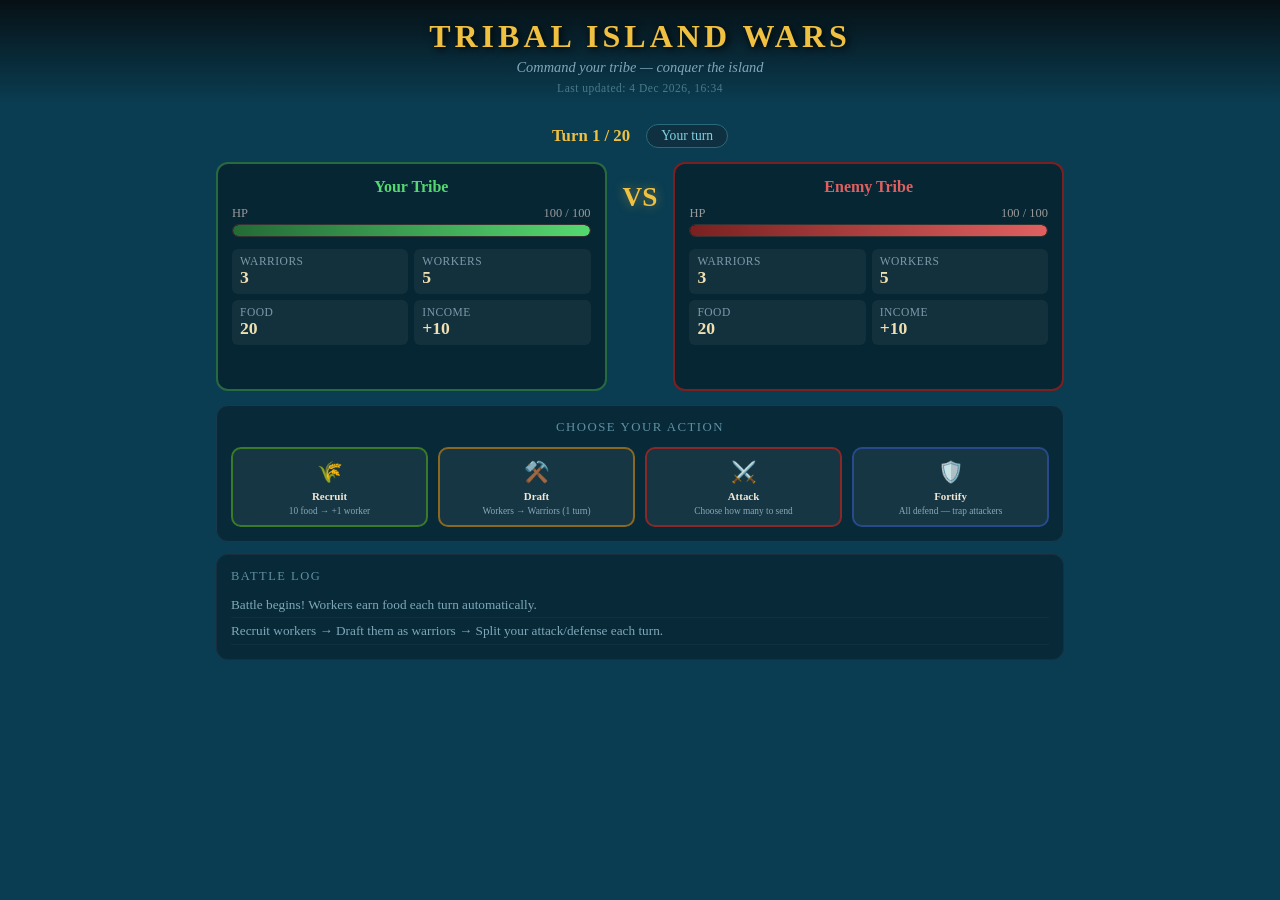
<file: index.html>
<!DOCTYPE html>
<html lang="en">
<head>
<meta charset="UTF-8">
<meta name="viewport" content="width=device-width, initial-scale=1.0">
<title>Tribal Island Wars</title>
<style>
* { box-sizing: border-box; margin: 0; padding: 0; }
body { font-family: 'Georgia', serif; background: #0a3d52; color: #f0e6d3; min-height: 100vh; display: flex; flex-direction: column; align-items: center; }
header { text-align: center; padding: 18px 20px 10px; width: 100%; background: linear-gradient(180deg, #061015 0%, transparent 100%); }
h1 { font-size: 2em; color: #f0c040; text-shadow: 2px 2px 8px #000; letter-spacing: 4px; }
.subtitle { color: #80a8b8; font-style: italic; font-size: 0.9em; margin-top: 4px; }
.last-updated { font-size: 0.72em; color: #4a7a8a; margin-top: 6px; letter-spacing: 0.5px; }
.game-container { width: 100%; max-width: 880px; padding: 10px 16px 24px; }

.turn-bar { display: flex; justify-content: center; align-items: center; gap: 16px; margin: 10px 0 14px; }
.turn-label { font-size: 1.05em; color: #f0c040; font-weight: bold; }
.phase-pill { background: #0f3040; border: 1px solid #2a6a7a; border-radius: 20px; padding: 3px 14px; font-size: 0.85em; color: #80d0e0; }

.tribes-panel { display: grid; grid-template-columns: 1fr auto 1fr; gap: 12px; margin-bottom: 14px; align-items: start; }
.tribe-card { background: rgba(0,0,0,0.38); border-radius: 12px; padding: 14px; border: 2px solid transparent; }
.tribe-card.player { border-color: #286a40; }
.tribe-card.enemy  { border-color: #7a2020; }
.tribe-name { font-size: 1em; font-weight: bold; text-align: center; margin-bottom: 10px; }
.tribe-card.player .tribe-name { color: #55d870; }
.tribe-card.enemy  .tribe-name { color: #e06060; }

.hp-row { display: flex; justify-content: space-between; font-size: 0.78em; color: #999; margin-bottom: 3px; }
.hp-bar { height: 13px; background: #111; border-radius: 7px; overflow: hidden; border: 1px solid #333; margin-bottom: 12px; }
.hp-fill { height: 100%; border-radius: 7px; transition: width 0.4s ease; }
.player .hp-fill      { background: linear-gradient(90deg, #246a36, #55d870); }
.player .hp-fill.low  { background: linear-gradient(90deg, #7a6000, #d0b000); }
.player .hp-fill.crit { background: linear-gradient(90deg, #7a2000, #d04000); }
.enemy  .hp-fill      { background: linear-gradient(90deg, #7a2020, #e06060); }
.enemy  .hp-fill.low  { background: linear-gradient(90deg, #7a6000, #d0b000); }
.enemy  .hp-fill.crit { background: linear-gradient(90deg, #7a2000, #d04000); }

.stats-grid { display: grid; grid-template-columns: 1fr 1fr; gap: 6px; }
.stat { background: rgba(255,255,255,0.05); border-radius: 6px; padding: 6px 8px; }
.stat-label { font-size: 0.72em; color: #7a9aaa; text-transform: uppercase; letter-spacing: 0.5px; }
.stat-value { font-size: 1.1em; font-weight: bold; color: #f0e0b0; }

.badges { margin-top: 8px; min-height: 22px; display: flex; gap: 6px; flex-wrap: wrap; }
.badge { border-radius: 4px; padding: 2px 8px; font-size: 0.74em; border: 1px solid; }
.badge.training  { background: #101820; color: #c8d850; border-color: #505810; }
.badge.fortified { background: #101830; color: #6080e0; border-color: #2040a0; }
.badge.attacking { background: #200808; color: #e06060; border-color: #601010; }
.badge.wounded   { background: #201008; color: #e08040; border-color: #804020; }

.vs-col { display: flex; align-items: center; justify-content: center; padding: 20px 4px; font-size: 1.7em; font-weight: bold; color: #f0c040; text-shadow: 0 0 12px #f0c04070; }

.action-panel { background: rgba(0,0,0,0.32); border-radius: 12px; padding: 14px; margin-bottom: 12px; border: 1px solid #1a3a4a; }
.action-title { text-align: center; font-size: 0.8em; color: #6090a0; text-transform: uppercase; letter-spacing: 1.5px; margin-bottom: 12px; }
.action-buttons { display: grid; grid-template-columns: repeat(4, 1fr); gap: 10px; }
.action-btn { background: rgba(255,255,255,0.06); border: 2px solid rgba(255,255,255,0.12); border-radius: 10px; padding: 10px 6px 8px; cursor: pointer; color: #f0e6d3; font-family: inherit; text-align: center; transition: background 0.15s, transform 0.15s; line-height: 1.3; }
.action-btn:hover:not(:disabled) { transform: translateY(-2px); background: rgba(255,255,255,0.13); }
.action-btn:disabled { opacity: 0.38; cursor: not-allowed; }
.btn-icon { font-size: 1.55em; display: block; margin-bottom: 3px; }
.btn-name { font-size: 0.82em; font-weight: bold; display: block; }
.btn-cost { font-size: 0.7em; color: #8aa8b8; display: block; margin-top: 2px; }
.action-btn.recruit { border-color: #3a7a28; }
.action-btn.recruit:hover:not(:disabled) { background: rgba(58,122,40,0.22); }
.action-btn.draft   { border-color: #8a6820; }
.action-btn.draft:hover:not(:disabled)   { background: rgba(138,104,32,0.22); }
.action-btn.attack  { border-color: #8a2828; }
.action-btn.attack:hover:not(:disabled)  { background: rgba(138,40,40,0.22); }
.action-btn.fortify { border-color: #284a8a; }
.action-btn.fortify:hover:not(:disabled) { background: rgba(40,74,138,0.22); }

/* Sub-panels */
.sub-panel { background: rgba(0,0,0,0.5); border: 1px solid #2a4a5a; border-radius: 10px; padding: 12px 14px; margin-top: 12px; }
.sub-title { font-size: 0.82em; color: #90b8c8; text-align: center; margin-bottom: 10px; }
.stepper-row { display: flex; align-items: center; justify-content: center; gap: 14px; margin-bottom: 8px; }
.step-btn { background: rgba(255,255,255,0.1); border: 1px solid rgba(255,255,255,0.25); border-radius: 6px; width: 34px; height: 34px; font-size: 1.3em; cursor: pointer; color: #f0e6d3; font-family: inherit; line-height: 1; }
.step-btn:hover:not(:disabled) { background: rgba(255,255,255,0.2); }
.step-btn:disabled { opacity: 0.3; cursor: not-allowed; }
.count-num { font-size: 1.8em; font-weight: bold; color: #f0c040; min-width: 44px; text-align: center; }
.sub-info { font-size: 0.8em; color: #90a8b8; text-align: center; margin-bottom: 10px; line-height: 1.5; }
.sub-info.trap { color: #e0a040; font-weight: bold; }
.confirm-btn { display: block; width: 100%; background: rgba(255,255,255,0.1); border: 2px solid rgba(255,255,255,0.28); border-radius: 8px; padding: 9px; font-size: 0.9em; font-weight: bold; color: #f0e6d3; cursor: pointer; font-family: inherit; }
.confirm-btn:hover { background: rgba(255,255,255,0.2); }
.cancel-link { display: block; text-align: center; font-size: 0.78em; color: #5080a0; cursor: pointer; margin-top: 8px; }
.cancel-link:hover { color: #80b0c8; }

.enemy-thinking { text-align: center; color: #e06060; font-style: italic; font-size: 0.88em; padding: 6px; display: none; }

.log-panel { background: rgba(0,0,0,0.32); border-radius: 12px; padding: 14px; border: 1px solid #1a2e3e; max-height: 200px; overflow-y: auto; }
.log-title { font-size: 0.78em; color: #6090a0; text-transform: uppercase; letter-spacing: 1.5px; margin-bottom: 8px; }
.log-entry { font-size: 0.83em; padding: 3px 0; border-bottom: 1px solid rgba(255,255,255,0.04); line-height: 1.45; }
.log-entry.turn-header { color: #f0c040; font-weight: bold; padding-top: 6px; }
.log-entry.player-act  { color: #70d880; }
.log-entry.enemy-act   { color: #e07070; }
.log-entry.combat      { color: #d8b840; }
.log-entry.income      { color: #6090a0; font-style: italic; }
.log-entry.info        { color: #80a8b8; }

.gameover-overlay { display: none; position: fixed; inset: 0; background: rgba(0,0,0,0.82); z-index: 100; align-items: center; justify-content: center; }
.gameover-overlay.show { display: flex; }
.gameover-card { background: #0a1824; border: 3px solid #f0c040; border-radius: 16px; padding: 36px 52px; text-align: center; max-width: 420px; width: 90%; }
.gameover-title { font-size: 2.4em; font-weight: bold; margin-bottom: 10px; }
.gameover-title.win  { color: #55d870; }
.gameover-title.lose { color: #e06060; }
.gameover-title.draw { color: #f0c040; }
.gameover-desc { color: #90aab8; margin-bottom: 24px; line-height: 1.5; }
.restart-btn { background: #f0c040; color: #0a1824; border: none; border-radius: 8px; padding: 11px 28px; font-size: 0.95em; font-weight: bold; cursor: pointer; font-family: inherit; }
.restart-btn:hover { background: #ffd060; }
</style>
</head>
<body>

<header>
  <h1>TRIBAL ISLAND WARS</h1>
  <p class="subtitle">Command your tribe — conquer the island</p>
  <p class="last-updated" id="last-updated"></p>
</header>

<div class="game-container">

  <div class="turn-bar">
    <span class="turn-label" id="turn-label">Turn 1 / 20</span>
    <span class="phase-pill" id="phase-pill">Your turn</span>
  </div>

  <div class="tribes-panel">

    <div class="tribe-card player">
      <div class="tribe-name">Your Tribe</div>
      <div class="hp-row"><span>HP</span><span id="player-hp-text">100 / 100</span></div>
      <div class="hp-bar"><div class="hp-fill" id="player-hp-fill" style="width:100%"></div></div>
      <div class="stats-grid">
        <div class="stat"><div class="stat-label">Warriors</div><div class="stat-value" id="player-warriors">3</div></div>
        <div class="stat"><div class="stat-label">Workers</div><div class="stat-value" id="player-workers">5</div></div>
        <div class="stat"><div class="stat-label">Food</div><div class="stat-value" id="player-food">20</div></div>
        <div class="stat"><div class="stat-label">Income</div><div class="stat-value" id="player-income">+10</div></div>
      </div>
      <div class="badges" id="player-badges"></div>
    </div>

    <div class="vs-col">VS</div>

    <div class="tribe-card enemy">
      <div class="tribe-name">Enemy Tribe</div>
      <div class="hp-row"><span>HP</span><span id="enemy-hp-text">100 / 100</span></div>
      <div class="hp-bar"><div class="hp-fill" id="enemy-hp-fill" style="width:100%"></div></div>
      <div class="stats-grid">
        <div class="stat"><div class="stat-label">Warriors</div><div class="stat-value" id="enemy-warriors">3</div></div>
        <div class="stat"><div class="stat-label">Workers</div><div class="stat-value" id="enemy-workers">5</div></div>
        <div class="stat"><div class="stat-label">Food</div><div class="stat-value" id="enemy-food">20</div></div>
        <div class="stat"><div class="stat-label">Income</div><div class="stat-value" id="enemy-income">+10</div></div>
      </div>
      <div class="badges" id="enemy-badges"></div>
    </div>

  </div>

  <!-- Actions -->
  <div class="action-panel">
    <div class="action-title">Choose Your Action</div>
    <div class="action-buttons">
      <button class="action-btn recruit" onclick="playerAction('recruit')" id="btn-recruit">
        <span class="btn-icon">🌾</span>
        <span class="btn-name">Recruit</span>
        <span class="btn-cost">10 food → +1 worker</span>
      </button>
      <button class="action-btn draft" onclick="openPanel('draft')" id="btn-draft">
        <span class="btn-icon">⚒️</span>
        <span class="btn-name">Draft</span>
        <span class="btn-cost">Workers → Warriors (1 turn)</span>
      </button>
      <button class="action-btn attack" onclick="openPanel('attack')" id="btn-attack">
        <span class="btn-icon">⚔️</span>
        <span class="btn-name">Attack</span>
        <span class="btn-cost">Choose how many to send</span>
      </button>
      <button class="action-btn fortify" onclick="playerAction('fortify')" id="btn-fortify">
        <span class="btn-icon">🛡️</span>
        <span class="btn-name">Fortify</span>
        <span class="btn-cost">All defend — trap attackers</span>
      </button>
    </div>

    <!-- Draft sub-panel -->
    <div class="sub-panel" id="panel-draft" style="display:none">
      <div class="sub-title">Draft workers as warriors (ready next turn)</div>
      <div class="stepper-row">
        <button class="step-btn" id="draft-minus" onclick="stepDraft(-1)">−</button>
        <span class="count-num" id="draft-num">1</span>
        <button class="step-btn" id="draft-plus"  onclick="stepDraft(+1)">+</button>
      </div>
      <div class="sub-info" id="draft-info"></div>
      <button class="confirm-btn" onclick="confirmDraft()">⚒️ Draft Warriors</button>
      <span class="cancel-link" onclick="closePanel()">Cancel</span>
    </div>

    <!-- Attack sub-panel -->
    <div class="sub-panel" id="panel-attack" style="display:none">
      <div class="sub-title">How many warriors do you send to attack?</div>
      <div class="stepper-row">
        <button class="step-btn" id="atk-minus" onclick="stepAtk(-1)">−</button>
        <span class="count-num" id="atk-num">1</span>
        <button class="step-btn" id="atk-plus"  onclick="stepAtk(+1)">+</button>
      </div>
      <div class="sub-info" id="atk-info"></div>
      <button class="confirm-btn" onclick="confirmAttack()">⚔️ Send Warriors</button>
      <span class="cancel-link" onclick="closePanel()">Cancel</span>
    </div>
  </div>

  <div class="enemy-thinking" id="enemy-thinking">Enemy tribe is deciding...</div>

  <div class="log-panel" id="log-panel">
    <div class="log-title">Battle Log</div>
    <div id="log-entries"></div>
  </div>

</div>

<div class="gameover-overlay" id="gameover-overlay">
  <div class="gameover-card">
    <div class="gameover-title" id="gameover-title"></div>
    <div class="gameover-desc"  id="gameover-desc"></div>
    <button class="restart-btn" onclick="restartGame()">Play Again</button>
  </div>
</div>

<script>
const RECRUIT_COST     = 10;
const FOOD_PER_WORKER  = 2;
const MAX_TURNS        = 20;

let G   = {};
let ui  = { draftN: 1, atkN: 1 };

// ── State ────────────────────────────────────────────────────────
function newTribe(name) {
  return { name, hp: 100, maxHp: 100, food: 20, workers: 5, warriors: 3,
           drafting: 0, wounded: 0, attackingWith: 0, fortifying: false };
}

function initGame() {
  G = { turn: 1, phase: 'player',
        player: newTribe('Your Tribe'), enemy: newTribe('Enemy Tribe'), log: [] };
}

// ── Logging ──────────────────────────────────────────────────────
function addLog(text, cls = 'info') {
  G.log.push({ text, cls });
  renderLog();
}
function logTurn(n) { G.log.push({ text: `── Turn ${n} ──`, cls: 'turn-header' }); renderLog(); }

// ── Passive income (called at start of each new turn) ────────────
function applyPassive() {
  const p = G.player, e = G.enemy;

  const pF = p.workers * FOOD_PER_WORKER;
  const eF = e.workers * FOOD_PER_WORKER;
  p.food += pF;
  e.food += eF;
  addLog(`Income — You: +${pF} food. Enemy: +${eF} food.`, 'income');

  for (const [side, label] of [[p,'player-act'],[e,'enemy-act']]) {
    if (side.drafting > 0) {
      side.warriors += side.drafting;
      addLog(`${side === p ? 'Your' : 'Enemy'} ${side.drafting} recruits finish training → ${side.warriors} warriors!`, label);
      side.drafting = 0;
    }
    // Heal 1 wounded warrior per turn
    if (side.wounded > 0) {
      side.wounded--;
      side.warriors++;
      addLog(`${side === p ? 'One of your' : 'An enemy'} wounded warrior recovers. (${side.warriors} active)`, label);
    }
    side.attackingWith = 0;
    side.fortifying    = false;
  }
}

// ── Combat math ───────────────────────────────────────────────────
// Returns how much damage atkW attackers deal to defW defenders,
// and counter-damage attacker takes (trap if defender is fortified).
function combatResult(atkW, defW, defFortified) {
  if (atkW === 0) return { deal: 0, counter: 0 };
  if (defFortified) {
    const deal    = Math.max(1, atkW * 5 - defW * 5);
    const counter = Math.max(5, defW * 8 - atkW * 2);
    return { deal, counter };
  }
  const deal    = Math.max(2, atkW * 8 - defW * 3);
  const counter = Math.max(0, defW * 3 - atkW * 2);
  return { deal, counter };
}

function resolveCombat() {
  const p = G.player, e = G.enemy;
  const pAtk = p.attackingWith, eAtk = e.attackingWith;
  const pDef = p.warriors - pAtk, eDef = e.warriors - eAtk;

  let dmgToE = 0, dmgToP = 0;

  // Player attacks enemy's defense
  if (pAtk > 0) {
    const { deal, counter } = combatResult(pAtk, eDef, e.fortifying);
    dmgToE += deal;
    dmgToP += counter;
    if (e.fortifying) {
      addLog(`You charged ${pAtk} into enemy fortifications! Dealt ${deal} dmg, hit trap for ${counter}!`, 'combat');
    } else {
      addLog(`Your ${pAtk} warriors attacked (${eDef} defending). Dealt ${deal}${counter > 0 ? `, took ${counter} counter` : ''}.`, 'player-act');
    }
  }

  // Enemy attacks player's defense
  if (eAtk > 0) {
    const { deal, counter } = combatResult(eAtk, pDef, p.fortifying);
    dmgToP += deal;
    dmgToE += counter;
    if (p.fortifying) {
      addLog(`Enemy ${eAtk} charged your fortification! Dealt ${deal} to you, took ${counter} trap!`, 'combat');
    } else {
      addLog(`Enemy ${eAtk} warriors attacked (${pDef} defending). Dealt ${deal}${counter > 0 ? `, took ${counter} counter` : ''}.`, 'enemy-act');
    }
  }

  if (pAtk === 0 && eAtk === 0) addLog('No attacks this turn — both sides hold.', 'info');

  e.hp = Math.max(0, e.hp - dmgToE);
  p.hp = Math.max(0, p.hp - dmgToP);

  // Wounding: attackers > defenders → no wounds; defenders > attackers → excess wounds them
  // wounded = min(attackers, max(0, defenders - attackers))
  if (pAtk > 0) {
    const pWounded = Math.min(pAtk, Math.max(0, eDef - pAtk));
    if (pWounded > 0) {
      p.warriors -= pWounded;
      p.wounded  += pWounded;
      addLog(`${pWounded} of your warriors were wounded — out of action until healed!`, 'combat');
    }
  }
  if (eAtk > 0) {
    const eWounded = Math.min(eAtk, Math.max(0, pDef - eAtk));
    if (eWounded > 0) {
      e.warriors -= eWounded;
      e.wounded  += eWounded;
      addLog(`${eWounded} enemy warriors were wounded!`, 'combat');
    }
  }
}

// ── Player actions ───────────────────────────────────────────────
function playerAction(action, param) {
  if (G.phase !== 'player') return;
  closePanel();

  const p = G.player;
  logTurn(G.turn);

  switch (action) {
    case 'recruit':
      if (p.food < RECRUIT_COST) { addLog('Not enough food!', 'info'); return; }
      p.food -= RECRUIT_COST;
      p.workers++;
      addLog(`Recruited a worker. (${p.workers} workers, +${p.workers * FOOD_PER_WORKER}/turn)`, 'player-act');
      break;
    case 'draft': {
      const n = param;
      p.workers -= n; p.drafting += n;
      addLog(`Drafting ${n} workers — they become warriors next turn. (${p.workers} workers remain)`, 'player-act');
      break;
    }
    case 'attack': {
      const n = param;
      p.attackingWith = n;
      addLog(`Sending ${n} to attack, ${p.warriors - n} hold defense.`, 'player-act');
      break;
    }
    case 'fortify':
      if (p.warriors === 0) { addLog('No warriors to fortify with!', 'info'); return; }
      p.fortifying = true;
      addLog(`All ${p.warriors} warriors fortify — enemies will pay dearly if they attack!`, 'player-act');
      break;
  }

  G.phase = 'enemy';
  renderUI();
  setActionsEnabled(false);
  document.getElementById('enemy-thinking').style.display = 'block';
  setTimeout(enemyTurn, 900);
}

// ── Enemy AI ─────────────────────────────────────────────────────
function enemyTurn() {
  document.getElementById('enemy-thinking').style.display = 'none';
  const e = G.enemy, p = G.player;
  const r = Math.random();

  const canRecruit   = e.food >= RECRUIT_COST;
  const wantWorkers  = e.workers < 4;
  const wantWarriors = e.warriors < 5 && e.workers >= 2;
  const hasWarriors  = e.warriors > 0;
  const playerBig    = p.warriors >= 5;

  let action, dN = 1, aN = 1;

  if (!hasWarriors && e.drafting === 0) {
    action = (canRecruit && wantWorkers) ? 'recruit' : (e.workers >= 1 ? 'draft' : 'recruit');
  } else if (wantWorkers && canRecruit && r < 0.28) {
    action = 'recruit';
  } else if (wantWarriors && e.workers >= 2 && r < 0.35) {
    action = 'draft'; dN = Math.max(1, Math.min(2, Math.floor(e.workers / 2)));
  } else if (playerBig && hasWarriors && e.warriors >= 3 && r < 0.30) {
    action = 'fortify';
  } else if (hasWarriors && r < 0.62) {
    action = 'attack';
    aN = Math.max(1, Math.floor(e.warriors * (0.45 + r * 0.35)));
    aN = Math.min(aN, e.warriors);
    // Avoid sending fewer attackers than player's defenders — would cause wounds
    const pDefW = p.warriors;
    if (aN < pDefW && e.warriors >= pDefW) aN = pDefW; // match defense if possible
    else if (aN < pDefW && r < 0.5)        action = 'fortify'; // or hold back
  } else {
    action = canRecruit ? 'recruit' : 'fortify';
  }

  // Fallback: if recruit and no food, switch to fortify/draft
  if (action === 'recruit' && !canRecruit) action = hasWarriors ? 'fortify' : 'draft';
  if (action === 'draft' && e.workers < 1) action = 'fortify';

  switch (action) {
    case 'recruit':
      e.food -= RECRUIT_COST; e.workers++;
      addLog(`Enemy recruits a worker. (${e.workers} workers)`, 'enemy-act');
      break;
    case 'draft':
      dN = Math.max(1, Math.min(dN, e.workers));
      e.workers -= dN; e.drafting += dN;
      addLog(`Enemy drafts ${dN} workers as warriors — ready next turn.`, 'enemy-act');
      break;
    case 'attack':
      e.attackingWith = aN;
      addLog(`Enemy sends ${aN} warriors to attack, ${e.warriors - aN} defend.`, 'enemy-act');
      break;
    case 'fortify':
      if (hasWarriors) {
        e.fortifying = true;
        addLog(`Enemy tribe fortifies — a trap is set!`, 'enemy-act');
      } else {
        addLog(`Enemy holds back, gathering strength.`, 'enemy-act');
      }
      break;
  }

  resolveCombat();
  G.turn++;
  G.phase = 'player';

  if (checkOver()) return;
  if (G.turn > MAX_TURNS) { endGame('timeout'); return; }

  applyPassive();
  renderUI();
  setActionsEnabled(true);
}

// ── Win check ─────────────────────────────────────────────────────
function checkOver() {
  if (G.player.hp <= 0) { endGame('lose'); return true; }
  if (G.enemy.hp  <= 0) { endGame('win');  return true; }
  return false;
}

function endGame(result) {
  G.phase = 'over';
  setActionsEnabled(false);
  renderUI();
  const title = document.getElementById('gameover-title');
  const desc  = document.getElementById('gameover-desc');
  const p = G.player, e = G.enemy;
  if (result === 'win') {
    title.textContent = 'Victory!'; title.className = 'gameover-title win';
    desc.textContent  = 'Your warriors crushed the enemy tribe. The island is yours!';
  } else if (result === 'lose') {
    title.textContent = 'Defeated'; title.className = 'gameover-title lose';
    desc.textContent  = 'Your tribe has fallen. The enemy claims the island.';
  } else if (p.hp > e.hp) {
    title.textContent = 'Victory!'; title.className = 'gameover-title win';
    desc.textContent  = `20 turns up — you had more HP (${p.hp} vs ${e.hp}). You hold the island!`;
  } else if (e.hp > p.hp) {
    title.textContent = 'Defeated'; title.className = 'gameover-title lose';
    desc.textContent  = `20 turns up — enemy outlasted you (${e.hp} vs ${p.hp} HP).`;
  } else {
    title.textContent = 'Stalemate'; title.className = 'gameover-title draw';
    desc.textContent  = 'Both tribes equally matched after 20 turns.';
  }
  document.getElementById('gameover-overlay').classList.add('show');
}

function restartGame() {
  document.getElementById('gameover-overlay').classList.remove('show');
  document.getElementById('log-entries').innerHTML = '';
  initGame();
  closePanel();
  renderUI();
  setActionsEnabled(true);
  addLog('New battle! Workers earn food each turn automatically. Draft them as warriors when ready.', 'info');
}

// ── Sub-panel UI ──────────────────────────────────────────────────
function openPanel(which) {
  closePanel();
  const p = G.player;
  if (which === 'draft') {
    if (p.workers < 1) { addLog('No workers to draft!', 'info'); return; }
    ui.draftN = 1;
    document.getElementById('panel-draft').style.display = 'block';
    refreshDraftUI();
  } else {
    if (p.warriors < 1) { addLog('No warriors to send!', 'info'); return; }
    ui.atkN = Math.max(1, Math.ceil(p.warriors / 2));
    document.getElementById('panel-attack').style.display = 'block';
    refreshAtkUI();
  }
}

function closePanel() {
  document.getElementById('panel-draft').style.display  = 'none';
  document.getElementById('panel-attack').style.display = 'none';
}

function stepDraft(d) {
  const p = G.player;
  ui.draftN = Math.max(1, Math.min(p.workers, ui.draftN + d));
  refreshDraftUI();
}

function stepAtk(d) {
  const p = G.player;
  ui.atkN = Math.max(1, Math.min(p.warriors, ui.atkN + d));
  refreshAtkUI();
}

function refreshDraftUI() {
  const p = G.player, n = ui.draftN;
  document.getElementById('draft-num').textContent   = n;
  document.getElementById('draft-minus').disabled    = n <= 1;
  document.getElementById('draft-plus').disabled     = n >= p.workers;
  const remaining = p.workers - n;
  document.getElementById('draft-info').textContent  =
    `${n} worker${n>1?'s':''} train this turn → warriors next turn.\n${remaining} workers remain (+${remaining * FOOD_PER_WORKER} food/turn).`;
}

function refreshAtkUI() {
  const p = G.player, e = G.enemy, n = ui.atkN;
  document.getElementById('atk-num').textContent  = n;
  document.getElementById('atk-minus').disabled   = n <= 1;
  document.getElementById('atk-plus').disabled    = n >= p.warriors;

  const def = p.warriors - n;
  // Estimate: assume enemy defends with all their warriors (worst case for us)
  const { deal, counter } = combatResult(n, e.warriors, e.fortifying);
  const trapped = e.fortifying;
  const info = document.getElementById('atk-info');
  info.className = 'sub-info' + (trapped ? ' trap' : '');

  const eDefW   = e.warriors; // assume all defend (worst case)
  const wounded = Math.min(n, Math.max(0, eDefW - n));

  let txt = `${n} attack, ${def} defend. `;
  if (trapped) {
    txt += `⚠️ ENEMY FORTIFIED — deal ~${deal}, take ~${counter} trap dmg!`;
  } else {
    txt += `vs ~${eDefW} defenders → deal ~${deal} dmg`;
    if (counter > 0) txt += `, take ~${counter} counter`;
    txt += '.';
  }
  if (wounded > 0) txt += ` ⚠️ ~${wounded} warrior${wounded > 1 ? 's' : ''} will be wounded!`;
  info.className = 'sub-info' + (trapped || wounded > 0 ? ' trap' : '');
  info.textContent = txt;
}

function confirmDraft()  { playerAction('draft',  ui.draftN); }
function confirmAttack() { playerAction('attack', ui.atkN);   }

// ── Render ────────────────────────────────────────────────────────
function renderUI() {
  document.getElementById('turn-label').textContent =
    `Turn ${Math.min(G.turn, MAX_TURNS)} / ${MAX_TURNS}`;
  document.getElementById('phase-pill').textContent =
    G.phase === 'player' ? 'Your turn' : G.phase === 'enemy' ? "Enemy's turn" : 'Game Over';

  renderTribe('player', G.player);
  renderTribe('enemy',  G.enemy);

  if (G.phase === 'player') {
    const p = G.player;
    document.getElementById('btn-recruit').disabled = p.food < RECRUIT_COST;
    document.getElementById('btn-draft').disabled   = p.workers < 1;
    document.getElementById('btn-attack').disabled  = p.warriors < 1;
    document.getElementById('btn-fortify').disabled = p.warriors < 1;
  }
}

function renderTribe(side, t) {
  const pct = (t.hp / t.maxHp) * 100;
  document.getElementById(`${side}-hp-text`).textContent = `${t.hp} / ${t.maxHp}`;
  const fill = document.getElementById(`${side}-hp-fill`);
  fill.style.width = pct + '%';
  fill.className = 'hp-fill' + (pct <= 25 ? ' crit' : pct <= 50 ? ' low' : '');

  const wLabel = t.warriors + (t.drafting > 0 ? ` (+${t.drafting})` : '') + (t.wounded > 0 ? ` 🩹${t.wounded}` : '');
  document.getElementById(`${side}-warriors`).textContent = wLabel;
  document.getElementById(`${side}-workers`).textContent  = t.workers;
  document.getElementById(`${side}-food`).textContent     = t.food;
  document.getElementById(`${side}-income`).textContent   = `+${t.workers * FOOD_PER_WORKER}`;

  const badges = document.getElementById(`${side}-badges`);
  badges.innerHTML = '';
  if (t.drafting > 0) {
    const b = document.createElement('span'); b.className = 'badge training';
    b.textContent = `⚒️ Training ${t.drafting}`; badges.appendChild(b);
  }
  if (t.fortifying) {
    const b = document.createElement('span'); b.className = 'badge fortified';
    b.textContent = '🛡️ Fortified'; badges.appendChild(b);
  }
  if (t.attackingWith > 0) {
    const b = document.createElement('span'); b.className = 'badge attacking';
    b.textContent = `⚔️ ${t.attackingWith} attacking`; badges.appendChild(b);
  }
  if (t.wounded > 0) {
    const b = document.createElement('span'); b.className = 'badge wounded';
    b.textContent = `🩹 ${t.wounded} wounded`; badges.appendChild(b);
  }
}

function renderLog() {
  const c = document.getElementById('log-entries');
  c.innerHTML = '';
  for (const e of G.log.slice(-40)) {
    const d = document.createElement('div');
    d.className = `log-entry ${e.cls}`;
    d.textContent = e.text;
    c.appendChild(d);
  }
  document.getElementById('log-panel').scrollTop = 99999;
}

function setActionsEnabled(on) {
  document.querySelectorAll('.action-btn').forEach(b => b.disabled = !on);
  if (on) {
    const p = G.player;
    document.getElementById('btn-recruit').disabled = p.food < RECRUIT_COST;
    document.getElementById('btn-draft').disabled   = p.workers < 1;
    document.getElementById('btn-attack').disabled  = p.warriors < 1;
    document.getElementById('btn-fortify').disabled = p.warriors < 1;
  }
}

// ── Boot ──────────────────────────────────────────────────────────
(function() {
  const d = new Date(document.lastModified);
  const fmt = d.toLocaleString('en-GB', { day: 'numeric', month: 'short', year: 'numeric', hour: '2-digit', minute: '2-digit' });
  document.getElementById('last-updated').textContent = 'Last updated: ' + fmt;
})();

initGame();
renderUI();
addLog('Battle begins! Workers earn food each turn automatically.', 'info');
addLog('Recruit workers → Draft them as warriors → Split your attack/defense each turn.', 'info');
</script>
</body>
</html>
</file>
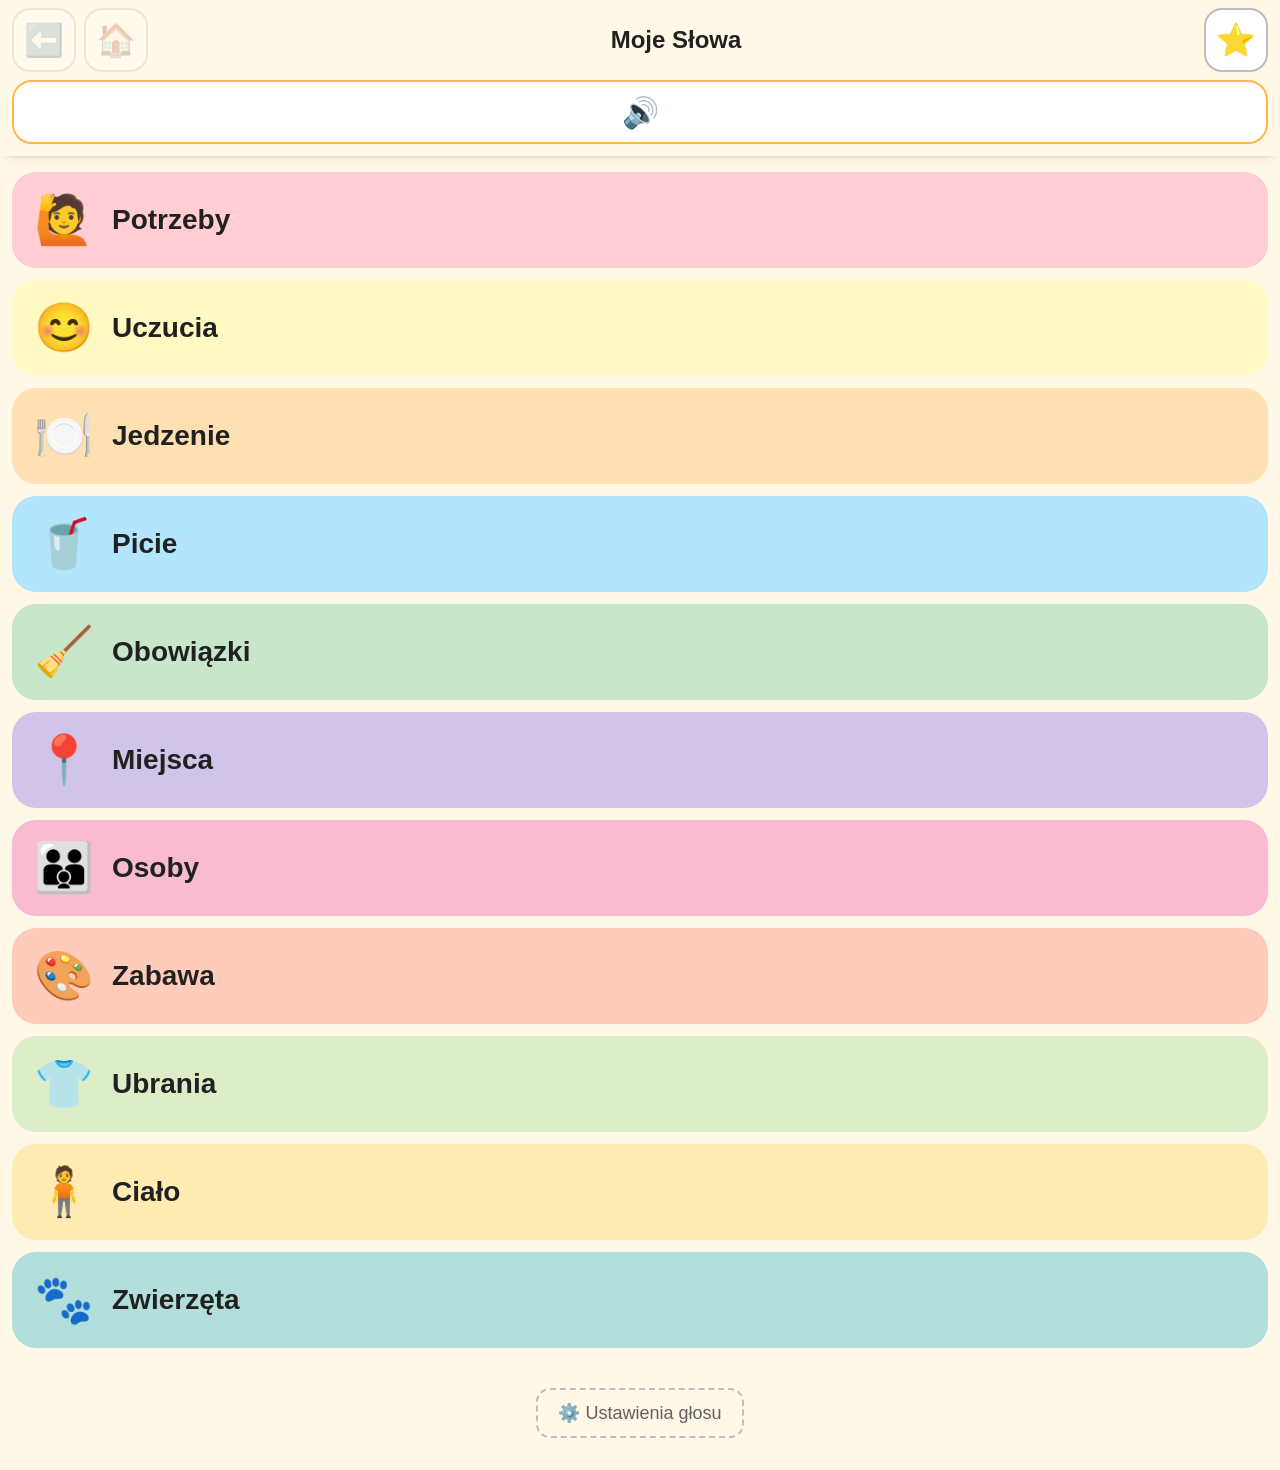
<file: aac-web/index.html>
<!doctype html>
<html lang="pl">
<head>
  <meta charset="utf-8">
  <meta name="viewport" content="width=device-width, initial-scale=1, viewport-fit=cover, user-scalable=no">
  <title>Moje Słowa</title>
  <meta name="description" content="Prosta aplikacja AAC – obrazki, które mówią po polsku.">
  <meta name="theme-color" content="#FFF8E7">
  <link rel="manifest" href="manifest.webmanifest">
  <link rel="icon" href="icon.svg" type="image/svg+xml">
  <link rel="apple-touch-icon" href="icon-180.png">
  <meta name="apple-mobile-web-app-capable" content="yes">
  <meta name="mobile-web-app-capable" content="yes">
  <meta name="apple-mobile-web-app-title" content="Moje Słowa">
  <meta name="apple-mobile-web-app-status-bar-style" content="default">
  <link rel="stylesheet" href="app.css">
</head>
<body>
  <div class="top">
  <header class="bar">
    <button id="back" class="bar-btn" aria-label="Wstecz">⬅️</button>
    <button id="home" class="bar-btn" aria-label="Start">🏠</button>
    <h1 id="title">Moje Słowa</h1>
    <button id="favs" class="bar-btn" aria-label="Ulubione">⭐</button>
  </header>

  <button id="spoken" class="spoken" aria-label="Powtórz"><span id="spoken-text">🔊</span></button>
  </div>

  <main id="list" class="list"></main>

  <dialog id="settings">
    <form method="dialog" class="settings">
      <h2>⚙️ Ustawienia głosu</h2>
      <label>Głos
        <select id="voice"></select>
      </label>
      <p id="voice-hint" class="hint"></p>
      <label>Tempo mowy: <span id="rate-value"></span>
        <input id="rate" type="range" min="0.5" max="1.3" step="0.05">
      </label>
      <div class="settings-actions">
        <button type="button" id="test-voice">🔊 Test</button>
        <button value="close">Gotowe</button>
      </div>
    </form>
  </dialog>

  <script src="app.js"></script>
</body>
</html>
</file>
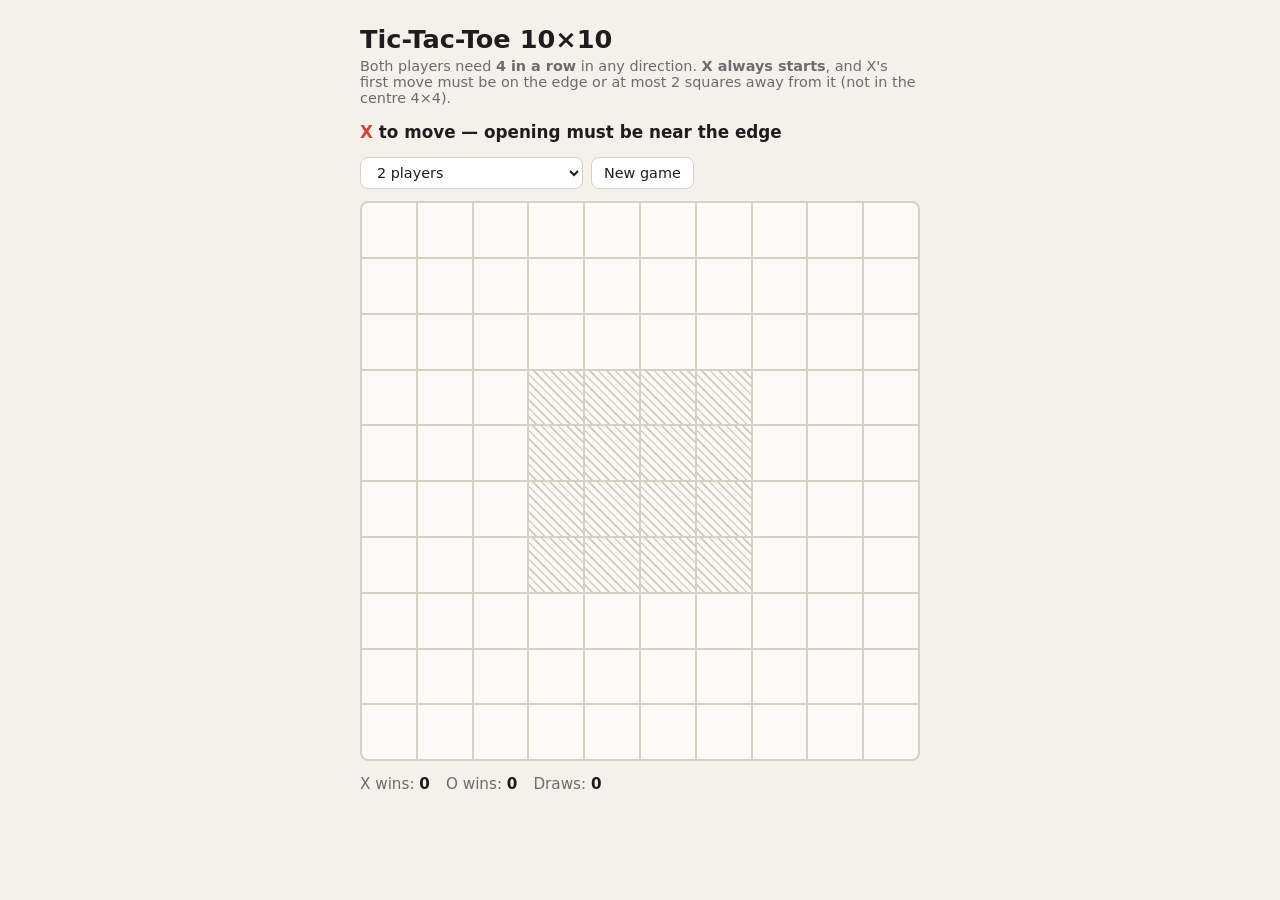
<file: tictactoe.html>
<!DOCTYPE html>
<html lang="en">
<head>
<meta charset="UTF-8">
<meta name="viewport" content="width=device-width, initial-scale=1.0">
<title>Tic-Tac-Toe 10×10</title>
<style>
  :root {
    --bg: #f4f1ea; --panel: #ffffff; --text: #1d1d1f; --muted: #6b6b70;
    --line: #d6d1c4; --cell: #fbfaf6; --cell-hover: #efe9da;
    --x: #d0453a; --o: #2c6bd1; --win: #f2c94c;
  }
  @media (prefers-color-scheme: dark) {
    :root { --bg: #16171a; --panel: #1f2125; --text: #ececee; --muted: #9a9aa2;
      --line: #34363c; --cell: #24262b; --cell-hover: #2e3036;
      --x: #ff6b5e; --o: #6ea2ff; --win: #8a6d12; }
  }
  * { box-sizing: border-box; margin: 0; padding: 0; }
  body { font-family: system-ui, -apple-system, Segoe UI, sans-serif; background: var(--bg);
    color: var(--text); min-height: 100vh; display: flex; justify-content: center; padding: 24px 16px; }
  main { width: 100%; max-width: 560px; }
  h1 { font-size: 1.6rem; margin-bottom: 4px; }
  .sub { color: var(--muted); font-size: .9rem; margin-bottom: 16px; }
  .bar { display: flex; flex-wrap: wrap; gap: 10px; align-items: center; justify-content: space-between; margin-bottom: 12px; }
  .status { font-weight: 600; font-size: 1.05rem; min-height: 1.5em; }
  .status .x { color: var(--x); } .status .o { color: var(--o); }
  .controls { display: flex; gap: 8px; flex-wrap: wrap; }
  button, select { font: inherit; font-size: .9rem; padding: 6px 12px; border-radius: 8px;
    border: 1px solid var(--line); background: var(--panel); color: var(--text); cursor: pointer; }
  button:hover { background: var(--cell-hover); }
  .board { display: grid; grid-template-columns: repeat(10, 1fr); gap: 2px; background: var(--line);
    border: 2px solid var(--line); border-radius: 8px; overflow: hidden; aspect-ratio: 1; width: 100%; }
  .cell { background: var(--cell); border: 0; border-radius: 0; padding: 0; display: flex;
    align-items: center; justify-content: center; font-weight: 800; font-size: clamp(14px, 4.5vw, 28px);
    cursor: pointer; user-select: none; }
  .cell:hover:not(:disabled) { background: var(--cell-hover); }
  .cell:disabled { cursor: default; }
  .cell.x { color: var(--x); } .cell.o { color: var(--o); }
  .cell.win { background: var(--win); }
  .cell.blocked { background: repeating-linear-gradient(45deg, var(--cell), var(--cell) 4px, var(--line) 4px, var(--line) 6px); cursor: not-allowed; }
  .cell.last { box-shadow: inset 0 0 0 2px var(--muted); }
  .score { display: flex; gap: 16px; margin-top: 14px; font-size: .95rem; color: var(--muted); }
  .score b { color: var(--text); }
</style>
</head>
<body>
<main>
  <h1>Tic-Tac-Toe 10×10</h1>
  <p class="sub">Both players need <b>4 in a row</b> in any direction. <b>X always starts</b>, and X's
    first move must be on the edge or at most 2 squares away from it (not in the centre 4×4).</p>

  <div class="bar">
    <div class="status" id="status"></div>
    <div class="controls">
      <select id="mode" aria-label="Game mode">
        <option value="pvp">2 players</option>
        <option value="ai">vs Computer (you are X)</option>
      </select>
      <button id="restart">New game</button>
    </div>
  </div>

  <div class="board" id="board"></div>

  <div class="score">
    <span>X wins: <b id="sx">0</b></span>
    <span>O wins: <b id="so">0</b></span>
    <span>Draws: <b id="sd">0</b></span>
  </div>
</main>

<script>
const N = 10;
const DIRS = [[0,1],[1,0],[1,1],[1,-1]];
const boardEl = document.getElementById('board');
const statusEl = document.getElementById('status');
const modeEl = document.getElementById('mode');
const score = { X: 0, O: 0, D: 0 };
const WIN = 4;
let grid, turn, over, cells, moves;

// X's opening move must be within 2 squares of the edge (not in the centre 4×4).
const nearEdge = (r, c) => Math.min(r, c, N - 1 - r, N - 1 - c) <= 2;
const legal = (r, c) => !grid[r][c] && (moves > 0 || nearEdge(r, c));

function init() {
  grid = Array.from({ length: N }, () => Array(N).fill(null));
  turn = 'X'; over = false; moves = 0;
  boardEl.innerHTML = '';
  cells = [];
  for (let r = 0; r < N; r++) for (let c = 0; c < N; c++) {
    const b = document.createElement('button');
    b.className = nearEdge(r, c) ? 'cell' : 'cell blocked';
    b.setAttribute('aria-label', `Row ${r + 1}, column ${c + 1}`);
    b.addEventListener('click', () => humanMove(r, c));
    boardEl.appendChild(b);
    cells.push(b);
  }
  render();
}

const cellAt = (r, c) => cells[r * N + c];
const inside = (r, c) => r >= 0 && r < N && c >= 0 && c < N;

function winningLine(r, c, p) {
  for (const [dr, dc] of DIRS) {
    const line = [[r, c]];
    for (const s of [1, -1]) {
      let rr = r + dr * s, cc = c + dc * s;
      while (inside(rr, cc) && grid[rr][cc] === p) { line.push([rr, cc]); rr += dr * s; cc += dc * s; }
    }
    if (line.length >= WIN) return line;
  }
  return null;
}

function place(r, c) {
  if (over || !legal(r, c)) return false;
  const p = turn;
  grid[r][c] = p;
  if (moves++ === 0) cells.forEach(el => el.classList.remove('blocked'));
  cells.forEach(el => el.classList.remove('last'));
  const el = cellAt(r, c);
  el.textContent = p; el.classList.add(p.toLowerCase(), 'last'); el.disabled = true;

  const line = winningLine(r, c, p);
  if (line) {
    over = true; score[p]++;
    line.forEach(([rr, cc]) => cellAt(rr, cc).classList.add('win'));
    finish(`<span class="${p.toLowerCase()}">${p}</span> wins!`);
    return true;
  }
  if (grid.every(row => row.every(Boolean))) {
    over = true; score.D++;
    finish('Draw.');
    return true;
  }
  turn = p === 'X' ? 'O' : 'X';
  render();
  return true;
}

function finish(msg) {
  statusEl.innerHTML = msg;
  cells.forEach(el => el.disabled = true);
  updateScore();
}

function render() {
  const who = modeEl.value === 'ai' && turn === 'O' ? ' (computer thinking…)' : '';
  const hint = moves === 0 ? ' — opening must be near the edge' : '';
  statusEl.innerHTML = `<span class="${turn.toLowerCase()}">${turn}</span> to move${who}${hint}`;
}

function updateScore() {
  document.getElementById('sx').textContent = score.X;
  document.getElementById('so').textContent = score.O;
  document.getElementById('sd').textContent = score.D;
}

function humanMove(r, c) {
  if (modeEl.value === 'ai' && turn === 'O') return;
  if (place(r, c) && !over && modeEl.value === 'ai') setTimeout(aiMove, 300);
}

// --- Simple computer opponent ---
// 1) win now  2) block opponent's win  3) block/create double threats  4) best heuristic score
function wouldWin(r, c, p) {
  grid[r][c] = p; const w = !!winningLine(r, c, p); grid[r][c] = null; return w;
}
function threatsAfter(r, c, p) {
  grid[r][c] = p;
  let t = 0;
  for (let i = 0; i < N; i++) for (let j = 0; j < N; j++)
    if (!grid[i][j] && wouldWin(i, j, p)) t++;
  grid[r][c] = null;
  return t;
}
function lineValue(r, c, p) {
  // Value of placing p at (r,c): look at the run it would form in each direction.
  let total = 0;
  for (const [dr, dc] of DIRS) {
    const need = WIN;
    let count = 1, open = 0, space = 1;
    for (const s of [1, -1]) {
      let rr = r + dr * s, cc = c + dc * s;
      while (inside(rr, cc) && grid[rr][cc] === p) { count++; rr += dr * s; cc += dc * s; }
      if (inside(rr, cc) && !grid[rr][cc]) {
        open++;
        // room beyond the run, to know if this line can still reach `need`
        while (inside(rr, cc) && grid[rr][cc] !== (p === 'X' ? 'O' : 'X') && space + count < need + 2) { space++; rr += dr * s; cc += dc * s; }
      }
    }
    if (count + space - 1 < need) continue;         // dead line, can never win
    const gap = need - count;
    if (gap <= 0) total += 1e7;
    else if (gap === 1) total += open === 2 ? 2e5 : 1.2e4;
    else if (gap === 2) total += open === 2 ? 8e3 : 600;
    else if (gap === 3) total += open === 2 ? 300 : 40;
    else total += 8;
  }
  return total;
}
function heuristic(r, c) {
  return lineValue(r, c, 'O') * 1.1 + lineValue(r, c, 'X')
    - (Math.abs(r - 4.5) + Math.abs(c - 4.5)) * 0.5 + Math.random();
}
function aiMove() {
  if (over) return;
  const empty = [];
  for (let r = 0; r < N; r++) for (let c = 0; c < N; c++) if (!grid[r][c]) empty.push([r, c]);
  const pick =
    empty.find(([r, c]) => wouldWin(r, c, 'O')) ||
    empty.find(([r, c]) => wouldWin(r, c, 'X')) ||
    empty.find(([r, c]) => threatsAfter(r, c, 'O') >= 2) ||
    empty.find(([r, c]) => threatsAfter(r, c, 'X') >= 2) ||
    empty.map(m => [m, heuristic(...m)]).reduce((a, b) => (b[1] > a[1] ? b : a))[0];
  place(...pick);
}

document.getElementById('restart').addEventListener('click', init);
modeEl.addEventListener('change', init);
init();
</script>
</body>
</html>
</file>
<file: aac-web/app.css>
:root {
  --bg: #FFF8E7;
  --text: #212121;
  --muted: #616161;
  --card: #FFFFFF;
  --border: #BDBDBD;
  --accent: #FFB74D;
  --star: #F9A825;
  --star-off: #9E9E9E;
}

* { box-sizing: border-box; -webkit-tap-highlight-color: transparent; }

html, body {
  margin: 0;
  background: var(--bg);
  color: var(--text);
  font-family: -apple-system, BlinkMacSystemFont, "Segoe UI", Roboto, sans-serif;
  -webkit-user-select: none;
  user-select: none;
  -webkit-touch-callout: none;
  overscroll-behavior-y: contain;
}

body {
  padding: 0 env(safe-area-inset-right) env(safe-area-inset-bottom) env(safe-area-inset-left);
}

button { font: inherit; color: inherit; cursor: pointer; }

.top {
  position: sticky;
  top: 0;
  z-index: 2;
  padding-top: env(safe-area-inset-top);
  padding-bottom: 4px;
  background: var(--bg);
  box-shadow: 0 6px 8px -8px rgb(0 0 0 / 0.35);
}

.bar {
  display: flex;
  align-items: center;
  gap: 8px;
  padding: 8px 12px;
  background: var(--bg);
}

.bar h1 {
  flex: 1;
  margin: 0;
  font-size: 24px;
  text-align: center;
  white-space: nowrap;
  overflow: hidden;
  text-overflow: ellipsis;
}

.bar-btn {
  width: 64px;
  height: 64px;
  flex: none;
  font-size: 32px;
  line-height: 1;
  background: var(--card);
  border: 2px solid var(--border);
  border-radius: 18px;
}
.bar-btn:disabled { opacity: 0.3; }

.spoken {
  display: block;
  width: calc(100% - 24px);
  min-height: 64px;
  margin: 0 12px 8px;
  padding: 8px 12px;
  font-size: 30px;
  font-weight: 700;
  background: var(--card);
  border: 2px solid var(--accent);
  border-radius: 20px;
}

.list { padding: 4px 12px 32px; }

.tile {
  display: flex;
  align-items: center;
  width: 100%;
  min-height: 96px;
  margin: 12px 0;
  padding: 10px 12px 10px 16px;
  text-align: left;
  border: none;
  border-radius: 24px;
  transition: transform 80ms ease;
}
.tile:active { transform: scale(0.97); }

.tile .emoji { width: 72px; flex: none; font-size: 48px; text-align: center; }
.tile .label { flex: 1; padding-left: 12px; font-size: 28px; font-weight: 700; }

.star {
  flex: none;
  padding: 0 8px 0 16px;
  font-size: 40px;
  line-height: 1;
  color: var(--star-off);
  background: none;
  border: none;
}
.star.on { color: var(--star); }

.empty {
  padding: 48px 16px;
  font-size: 22px;
  text-align: center;
  color: var(--muted);
  white-space: pre-line;
}

.settings-link {
  display: block;
  margin: 40px auto 0;
  padding: 12px 20px;
  font-size: 18px;
  color: var(--muted);
  background: none;
  border: 2px dashed var(--border);
  border-radius: 14px;
}

dialog {
  width: min(480px, calc(100% - 32px));
  padding: 0;
  color: var(--text);
  background: var(--card);
  border: none;
  border-radius: 20px;
}
dialog::backdrop { background: rgb(0 0 0 / 0.4); }

.settings { display: flex; flex-direction: column; gap: 16px; padding: 20px; }
.settings h2 { margin: 0; font-size: 22px; }
.settings label { display: flex; flex-direction: column; gap: 8px; font-size: 18px; font-weight: 600; }
.settings select, .settings input { width: 100%; font-size: 18px; }
.settings select { padding: 10px; border-radius: 10px; border: 2px solid var(--border); background: var(--card); color: var(--text); }
.hint { margin: -8px 0 0; font-size: 15px; color: var(--muted); }
.settings-actions { display: flex; gap: 12px; }
.settings-actions button {
  flex: 1;
  padding: 14px;
  font-size: 18px;
  font-weight: 700;
  background: var(--bg);
  border: 2px solid var(--accent);
  border-radius: 14px;
}

@media (prefers-color-scheme: dark) {
  /* Keep the bright, high-contrast tiles; only the chrome goes dark. */
  :root { --bg: #1E1B16; --text: #F5F5F5; --muted: #BDBDBD; --card: #2C2822; --border: #5D5750; }
  .tile { color: #212121; }
}
</file>
